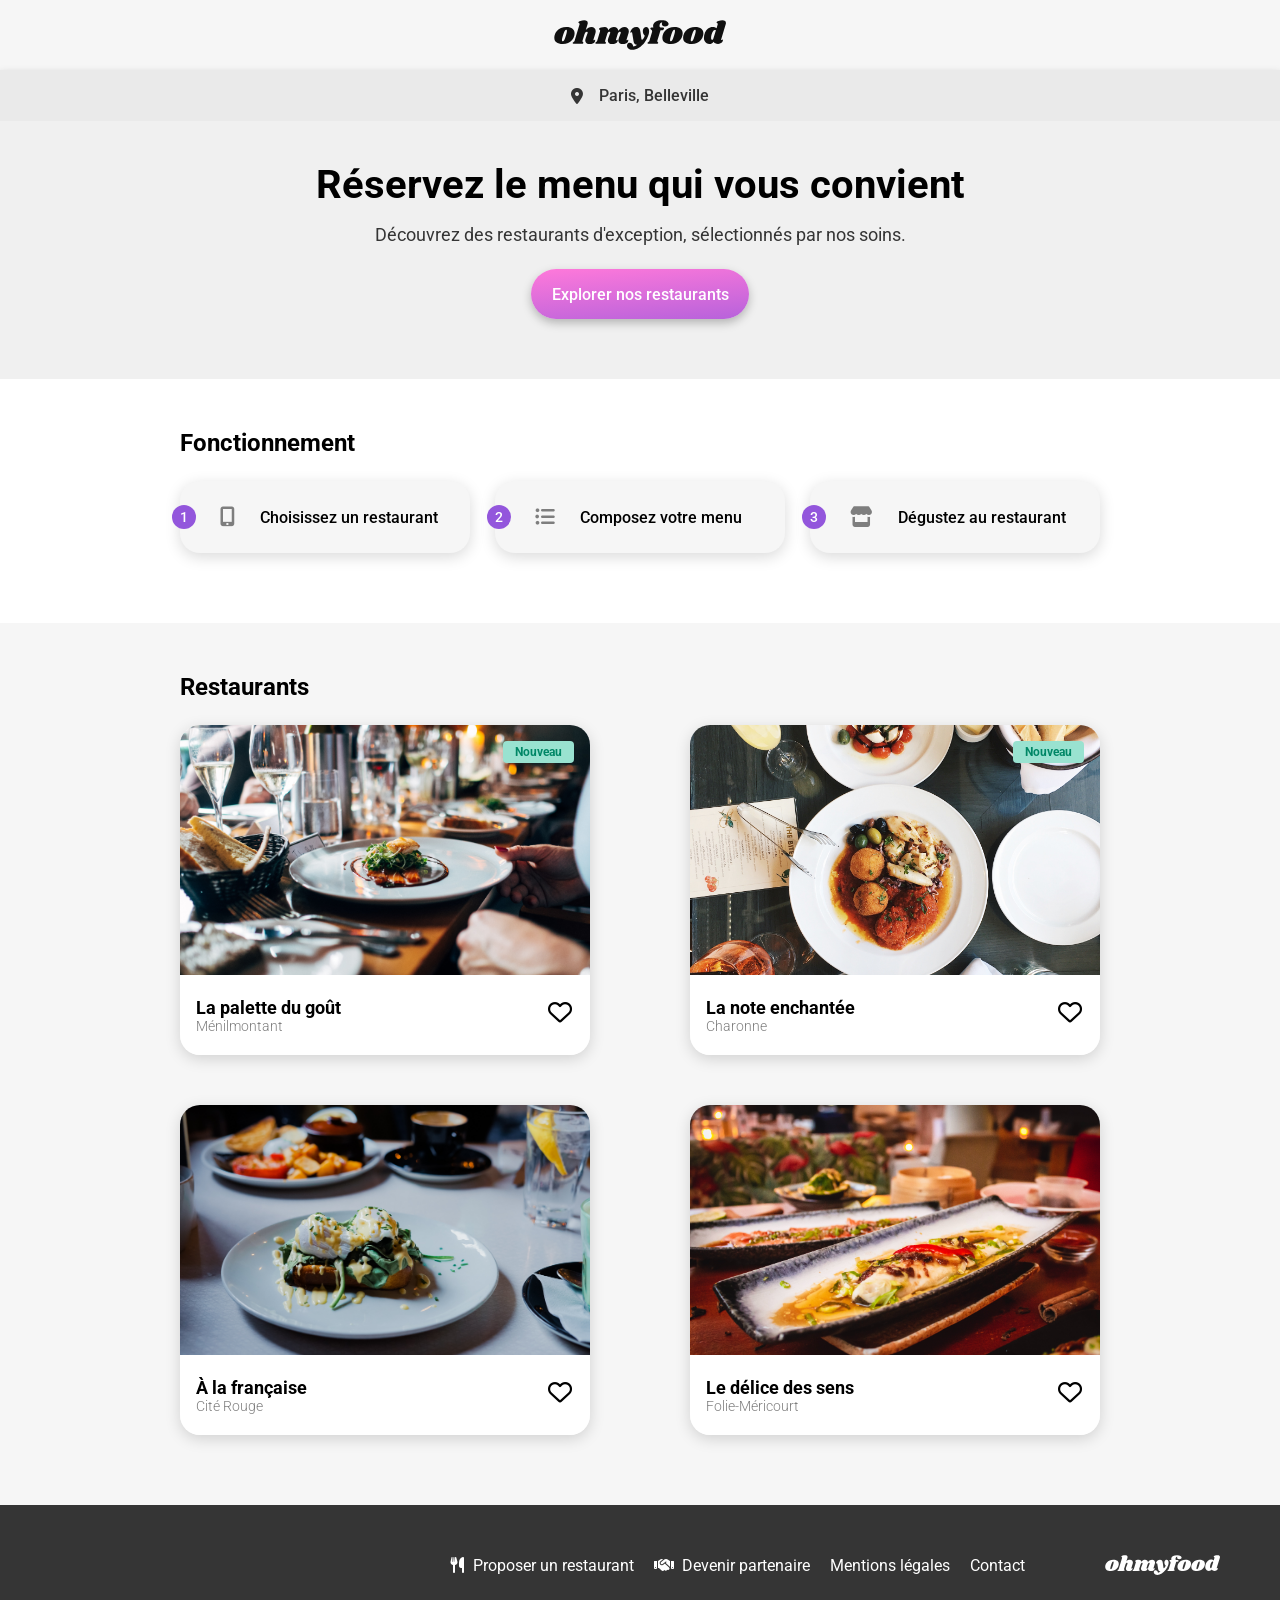
<file: index.html>
<!doctype html>
<html lang="fr">

<head>
    <meta charset="UTF-8">
    <meta name="viewport" content="width=device-width, initial-scale=1.0">
    <title>Ohmyfood - Réservez le menu qui vous convient</title>
    <link rel="preconnect" href="https://fonts.googleapis.com">
    <link rel="preconnect" href="https://fonts.gstatic.com">
    <link href="https://fonts.googleapis.com/css2?family=Roboto:wght@300;400;500;700&family=Shrikhand&display=swap" rel="stylesheet">
    <link rel="stylesheet" href="assets/css/main.css">
    <link rel="stylesheet" href="https://cdnjs.cloudflare.com/ajax/libs/font-awesome/6.5.1/css/all.min.css">
</head>

<body>

    <div class="loader">
        <div class="loader__spinner"></div>
    </div>

    <header class="header">
        <img src="assets/images/logo/ohmyfood@2x.svg" alt="ohmyfood" class="header__logo">
    </header>

    <main>
        <div class="location">
            <i class="location__icon fa-solid fa-location-dot" aria-hidden="true"></i>
            <span class="location__text">Paris, Belleville</span>
        </div>

        <section class="intro container">
            <h1 class="intro__title">Réservez le menu qui vous convient</h1>
            <p class="intro__description">
                Découvrez des restaurants d'exception, sélectionnés par nos soins.
            </p>
            
            <button type="button" class="btn-primary intro__button">
                Explorer nos restaurants
            </button>
        </section>

        <section class="how-it-works container">
            <h2 class="how-it-works__title">Fonctionnement</h2>
            <div class="how-it-works__list">
                <div class="step">
                    <span class="step__number">1</span>
                    <i class="step__icon fa-solid fa-mobile-screen-button" aria-hidden="true"></i>
                    <p class="step__text">Choisissez un restaurant</p>
                </div>

                <div class="step">
                    <span class="step__number">2</span>
                    <i class="step__icon fa-solid fa-list-ul" aria-hidden="true"></i>
                    <p class="step__text">Composez votre menu</p>
                </div>

                <div class="step">
                    <span class="step__number">3</span>
                    <i class="step__icon fa-solid fa-store" aria-hidden="true"></i>
                    <p class="step__text">Dégustez au restaurant</p>
                </div>
            </div>
        </section>

        <section class="restaurants container">
            <h2 class="restaurants__title">Restaurants</h2>
            <div class="restaurants__cards">
                <a href="pages/la-palette-du-gout.html" class="restaurant-card">
                    <article>
                        <div class="restaurant-card__image-wrapper">
                            <img src="assets/images/restaurants/la-palette-du-gout.jpg"
                                alt="Plat du restaurant La palette du goût" class="restaurant-card__image">
                            <span class="restaurant-card__badge">Nouveau</span>
                        </div>
                        <div class="restaurant-card__content">
                            <div class="restaurant-card__info">
                                <h3 class="restaurant-card__name">La palette du goût</h3>
                                <p class="restaurant-card__location">Ménilmontant</p>
                            </div>
                            <span class="restaurant-card__heart">
                                <i class="fa-regular fa-heart restaurant-card__heart-outline" aria-hidden="true"></i>
                                <i class="fa-solid fa-heart restaurant-card__heart-fill" aria-hidden="true"></i>
                            </span>
                        </div>
                    </article>
                </a>

                <a href="pages/la-note-enchantee.html" class="restaurant-card">
                    <article>
                        <div class="restaurant-card__image-wrapper">
                            <img src="assets/images/restaurants/la-note-enchantee.jpg"
                                alt="Plat du restaurant La note enchantée" class="restaurant-card__image">
                            <span class="restaurant-card__badge">Nouveau</span>
                        </div>
                        <div class="restaurant-card__content">
                            <div class="restaurant-card__info">
                                <h3 class="restaurant-card__name">La note enchantée</h3>
                                <p class="restaurant-card__location">Charonne</p>
                            </div>
                            <span class="restaurant-card__heart">
                                <i class="fa-regular fa-heart restaurant-card__heart-outline" aria-hidden="true"></i>
                                <i class="fa-solid fa-heart restaurant-card__heart-fill" aria-hidden="true"></i>
                            </span>
                        </div>
                    </article>
                </a>

                <a href="pages/a-la-francaise.html" class="restaurant-card">
                    <article>
                        <div class="restaurant-card__image-wrapper">
                            <img src="assets/images/restaurants/a-la-francaise.jpg"
                                alt="Plat du restaurant À la française" class="restaurant-card__image">
                        </div>
                        <div class="restaurant-card__content">
                            <div class="restaurant-card__info">
                                <h3 class="restaurant-card__name">À la française</h3>
                                <p class="restaurant-card__location">Cité Rouge</p>
                            </div>
                            <span class="restaurant-card__heart">
                                <i class="fa-regular fa-heart restaurant-card__heart-outline" aria-hidden="true"></i>
                                <i class="fa-solid fa-heart restaurant-card__heart-fill" aria-hidden="true"></i>
                            </span>
                        </div>
                    </article>
                </a>

                <a href="pages/le-delice-des-sens.html" class="restaurant-card">
                    <article>
                        <div class="restaurant-card__image-wrapper">
                            <img src="assets/images/restaurants/le-delice-des-sens.jpg"
                                alt="Plat du restaurant Le délice des sens" class="restaurant-card__image">
                        </div>
                        <div class="restaurant-card__content">
                            <div class="restaurant-card__info">
                                <h3 class="restaurant-card__name">Le délice des sens</h3>
                                <p class="restaurant-card__location">Folie-Méricourt</p>
                            </div>
                            <span class="restaurant-card__heart">
                                <i class="fa-regular fa-heart restaurant-card__heart-outline" aria-hidden="true"></i>
                                <i class="fa-solid fa-heart restaurant-card__heart-fill" aria-hidden="true"></i>
                            </span>
                        </div>
                    </article>
                </a>
            </div>
        </section>
    </main>
    <footer class="footer">
        <img src="assets/images/logo/ohmyfood@2x.svg" alt="ohmyfood" class="footer__logo">
        <ul class="footer__list">
            <li class="footer__item">
                <i class="fa-solid fa-utensils footer__icon" aria-hidden="true"></i>
                <a href="#" class="footer__link">Proposer un restaurant</a>
            </li>

            <li class="footer__item">
                <i class="fa-solid fa-handshake footer__icon" aria-hidden="true"></i>
                <a href="#" class="footer__link">Devenir partenaire</a>
            </li>

            <li class="footer__item">
                <a href="#" class="footer__link">Mentions légales</a>
            </li>

            <li class="footer__item">
                <a href="#" class="footer__link">Contact</a>
            </li>
        </ul>
    </footer>
</body>

</html>
</file>
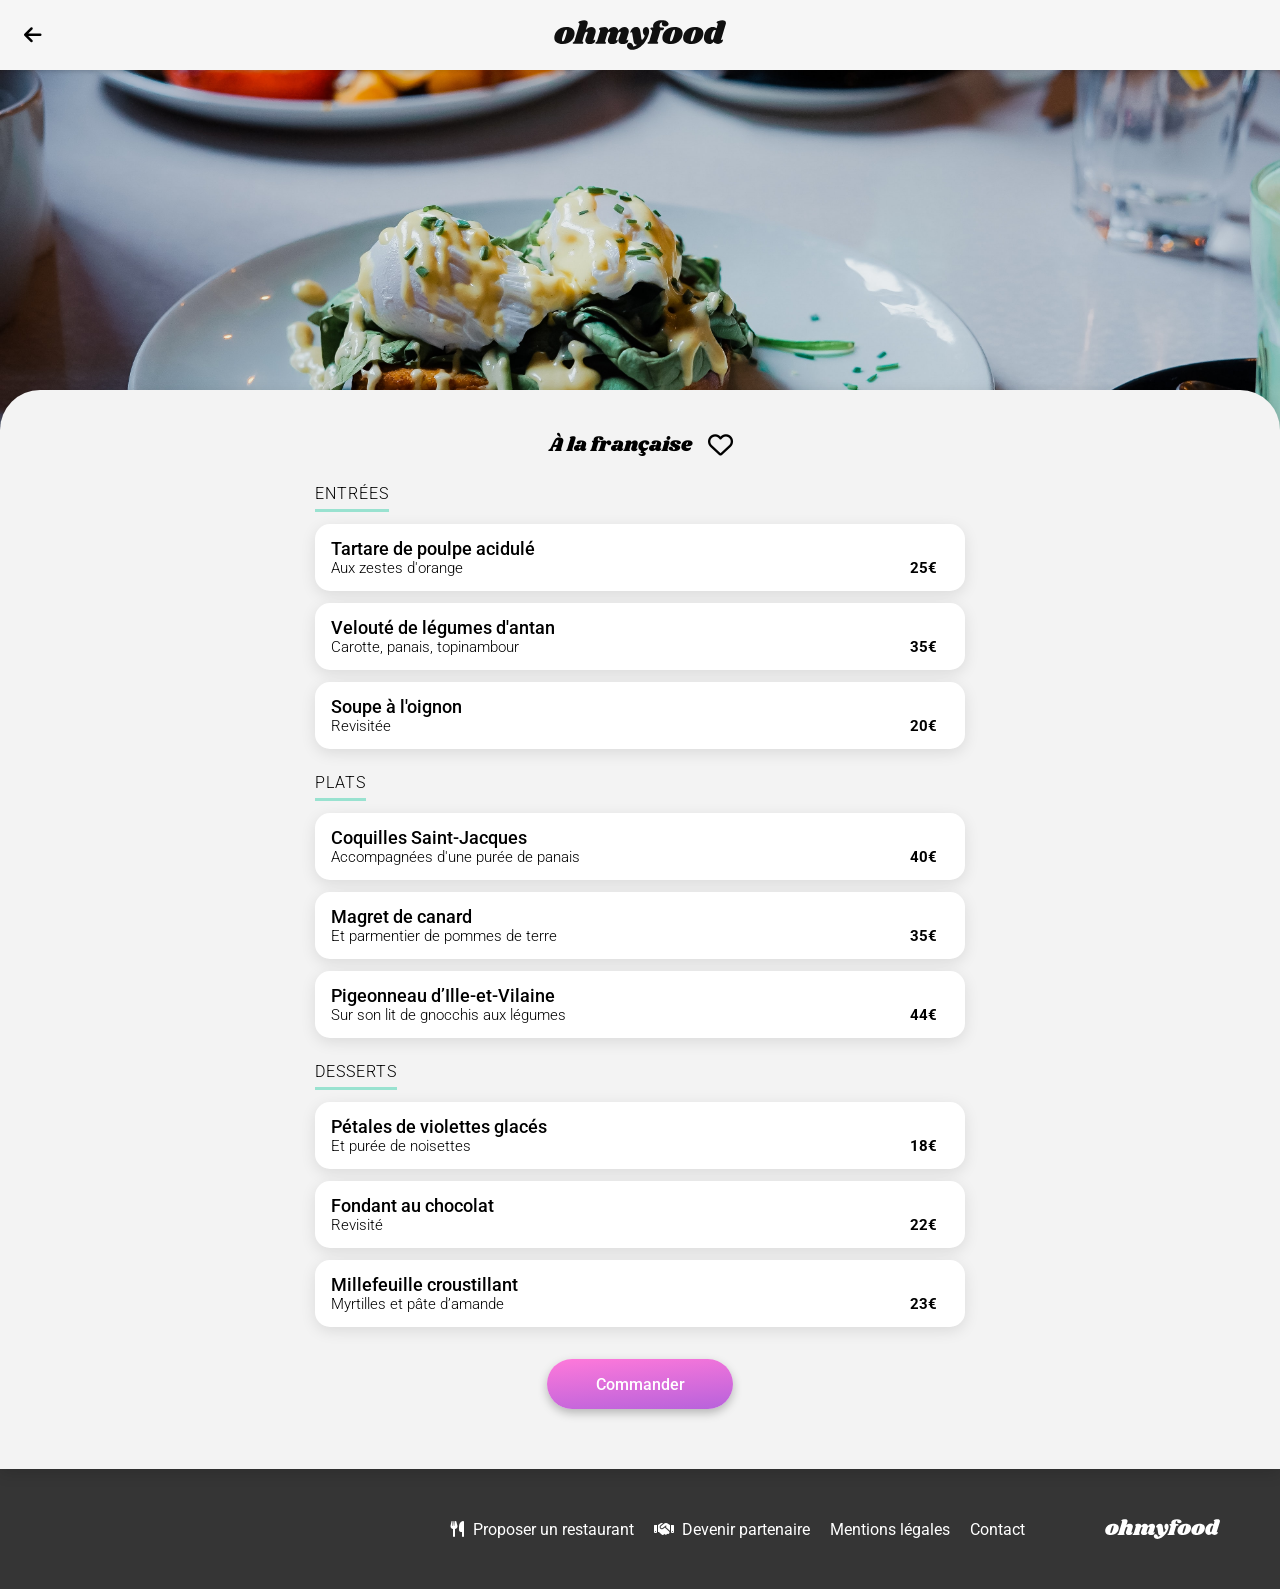
<file: pages/a-la-francaise.html>
<!doctype html>
<html lang="fr">

<head>
    <meta charset="UTF-8">
    <meta name="viewport" content="width=device-width, initial-scale=1.0">
    <title>Ohmyfood - À la française</title>
    <link rel="preconnect" href="https://fonts.googleapis.com">
    <link rel="preconnect" href="https://fonts.gstatic.com">
    <link href="https://fonts.googleapis.com/css2?family=Roboto:wght@300;400;500;700&family=Shrikhand&display=swap" rel="stylesheet">
    <link rel="stylesheet" href="../assets/css/main.css">
    <link rel="stylesheet" href="https://cdnjs.cloudflare.com/ajax/libs/font-awesome/6.5.1/css/all.min.css">
</head>

<body>
    

    <header class="header header--menu">
        <a href="../index.html" class="header__back" aria-label="Retour à l'accueil">
            <i class="fa-solid fa-arrow-left" aria-hidden="true"></i>
        </a>
        <img src="../assets/images/logo/ohmyfood@2x.svg" alt="ohmyfood" class="header__logo">
    </header>


    <main class="menu-page">
        <div class="menu-page__hero">
            <img src="../assets/images/restaurants/a-la-francaise.jpg" alt="Plat du restaurant À la française" class="menu-page__hero-image">
        </div>

        <section class="menu-card">
             <div class="menu-card__title-row">
                <h1 class="menu-card__title">À la française</h1>
                <span class="menu-card__heart" role="button" aria-label="Ajouter aux favoris" tabindex="0">
                    <i class="fa-regular fa-heart menu-card__heart-outline" aria-hidden="true"></i>
                    <i class="fa-solid fa-heart menu-card__heart-fill" aria-hidden="true"></i>
                </span>
            </div>

             <div class="menu-category">
                <h2 class="menu-category__title">Entrées</h2>
                <ul class="menu-category__list">
                    <li class="dish" tabindex="0"   >
                        <div class="dish__info">
                            <p class="dish__name">Tartare de poulpe acidulé</p>
                            <p class="dish__description">Aux zestes d'orange</p>
                        </div>
                        <span class="dish__price">25&euro;</span>
                        <div class="dish__check">
                            <i class="fa-solid fa-circle-check" aria-hidden="true"></i>
                        </div>
                    </li>
                    <li class="dish" tabindex="0">
                        <div class="dish__info">
                            <p class="dish__name">Velouté de légumes d'antan</p>
                            <p class="dish__description">Carotte, panais, topinambour</p>
                        </div>
                        <span class="dish__price">35&euro;</span>
                        <div class="dish__check">
                            <i class="fa-solid fa-circle-check" aria-hidden="true"></i>
                        </div>
                    </li>
                    <li class="dish" tabindex="0">
                        <div class="dish__info">
                            <p class="dish__name">Soupe à l'oignon</p>
                            <p class="dish__description">Revisitée</p>
                        </div>
                        <span class="dish__price">20&euro;</span>
                        <div class="dish__check">
                            <i class="fa-solid fa-circle-check" aria-hidden="true"></i>
                        </div>
                    </li>
                </ul>
            </div>

            <div class="menu-category">
                <h2 class="menu-category__title">Plats</h2>
                <ul class="menu-category__list">
                    <li class="dish" tabindex="0">
                        <div class="dish__info">
                            <p class="dish__name">Coquilles Saint-Jacques</p>
                            <p class="dish__description">Accompagnées d'une purée de panais</p>
                        </div>
                        <span class="dish__price">40&euro;</span>
                        <div class="dish__check">
                            <i class="fa-solid fa-circle-check" aria-hidden="true"></i>
                        </div>
                    </li>
                    <li class="dish" tabindex="0">
                        <div class="dish__info">
                            <p class="dish__name">Magret de canard</p>
                            <p class="dish__description">Et parmentier de pommes de terre</p>
                        </div>
                        <span class="dish__price">35&euro;</span>
                        <div class="dish__check">
                            <i class="fa-solid fa-circle-check" aria-hidden="true"></i>
                        </div>
                    </li>
                    <li class="dish" tabindex="0">
                        <div class="dish__info">
                            <p class="dish__name">Pigeonneau d’Ille-et-Vilaine</p>
                            <p class="dish__description">Sur son lit de gnocchis aux légumes</p>
                        </div>
                        <span class="dish__price">44&euro;</span>
                        <div class="dish__check">
                            <i class="fa-solid fa-circle-check" aria-hidden="true"></i>
                        </div>
                    </li>
                </ul>
            </div> 

             <div class="menu-category">
                <h2 class="menu-category__title">Desserts</h2>
                <ul class="menu-category__list">
                    <li class="dish" tabindex="0">
                        <div class="dish__info">
                            <p class="dish__name">Pétales de violettes glacés</p>
                            <p class="dish__description">Et purée de noisettes</p>
                        </div>
                        <span class="dish__price">18&euro;</span>
                        <div class="dish__check">
                            <i class="fa-solid fa-circle-check" aria-hidden="true"></i>
                        </div>
                    </li>
                    <li class="dish" tabindex="0">
                        <div class="dish__info">
                            <p class="dish__name">Fondant au chocolat</p>
                            <p class="dish__description">Revisité</p>
                        </div>
                        <span class="dish__price">22&euro;</span>
                        <div class="dish__check">
                            <i class="fa-solid fa-circle-check" aria-hidden="true"></i>
                        </div>
                    </li>
                    <li class="dish" tabindex="0"   >
                        <div class="dish__info">
                            <p class="dish__name">Millefeuille croustillant</p>
                            <p class="dish__description">Myrtilles et pâte d’amande</p>
                        </div>
                        <span class="dish__price">23&euro;</span>
                        <div class="dish__check">
                            <i class="fa-solid fa-circle-check" aria-hidden="true"></i>
                        </div>
                    </li>
                </ul>
            </div>
 
            <button type="button" class="btn-primary menu__button">Commander</button>
        </section>
    </main>

    <footer class="footer">
        <img src="../assets/images/logo/ohmyfood@2x.svg" alt="ohmyfood" class="footer__logo">
        <ul class="footer__list">
            <li class="footer__item">
                <i class="fa-solid fa-utensils footer__icon" aria-hidden="true"></i>
                <a href="#" class="footer__link">Proposer un restaurant</a>
            </li>
 
            <li class="footer__item">
                <i class="fa-solid fa-handshake footer__icon" aria-hidden="true"></i>
                <a href="#" class="footer__link">Devenir partenaire</a>
            </li>
 
            <li class="footer__item">
                <a href="#" class="footer__link">Mentions légales</a>
            </li>
 
            <li class="footer__item">
                <a href="#" class="footer__link">Contact</a>
            </li>
        </ul>
    </footer>
</body>

</html>
</file>
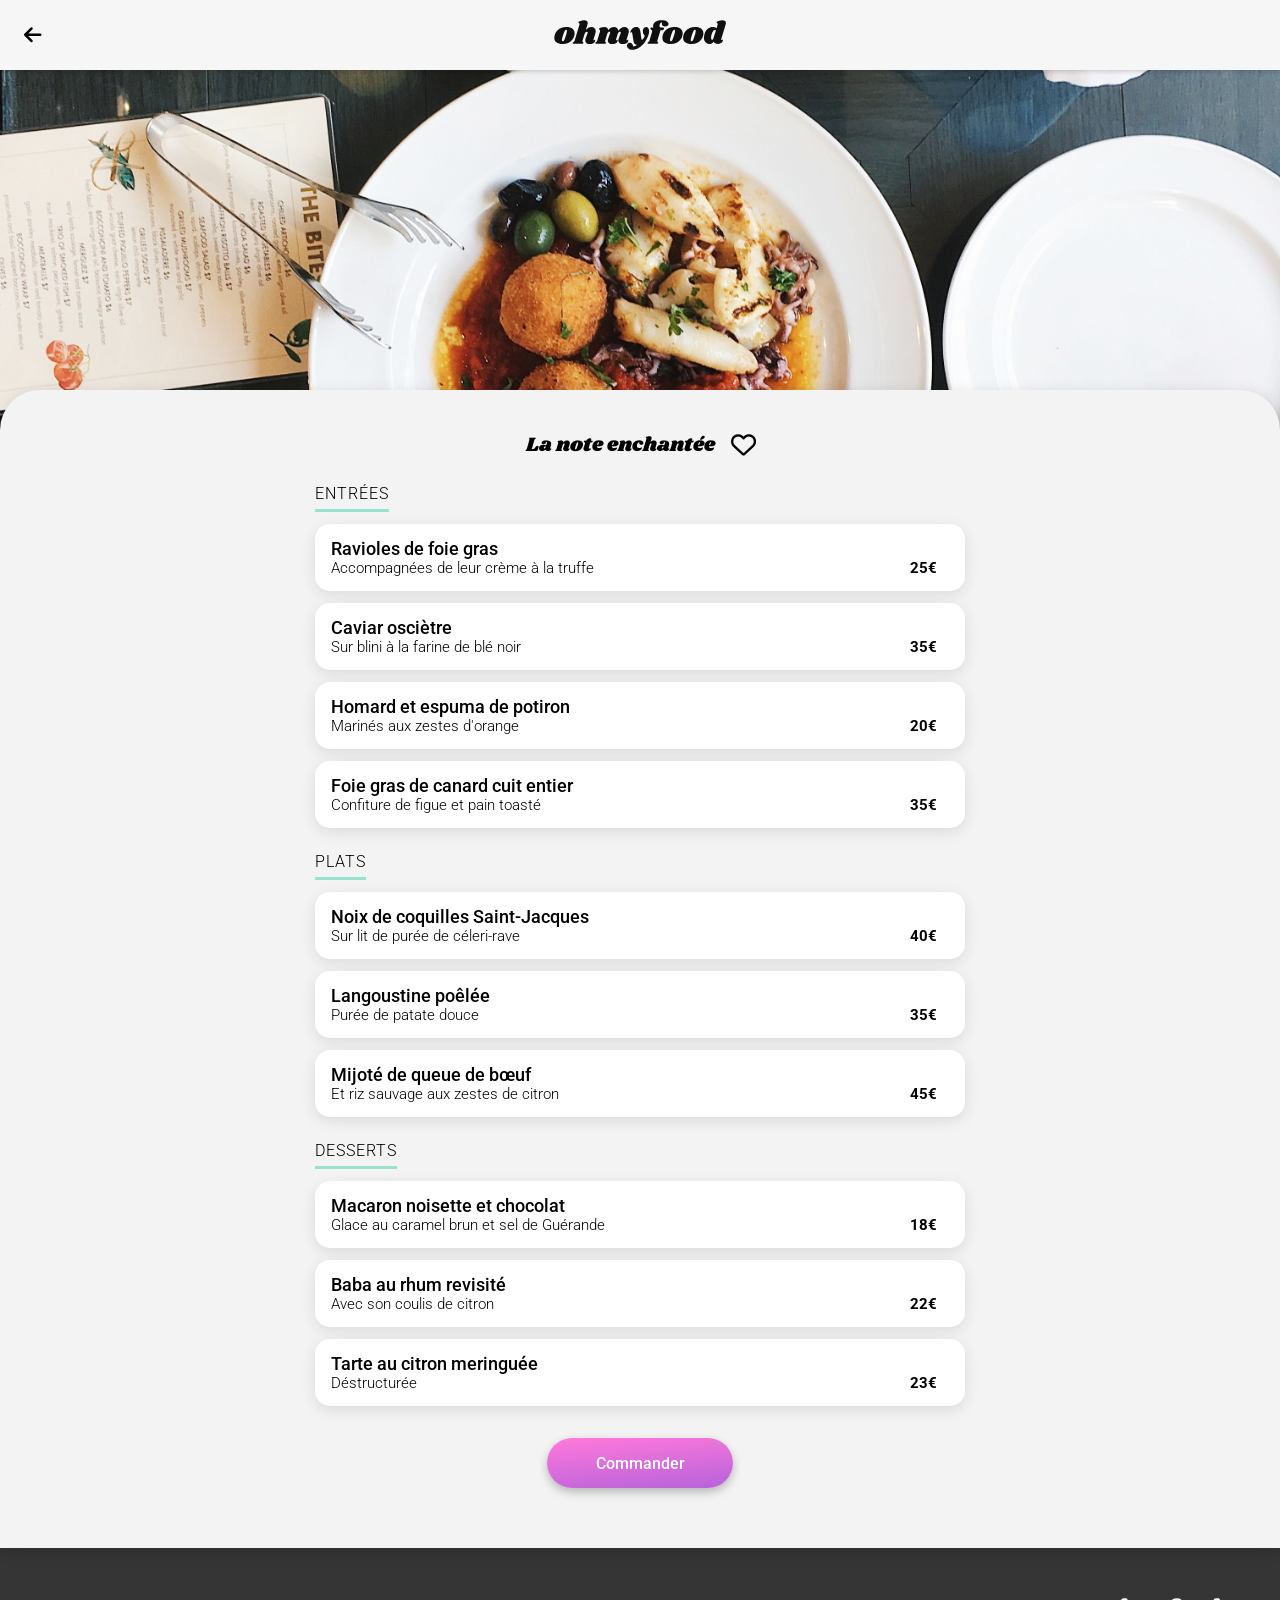
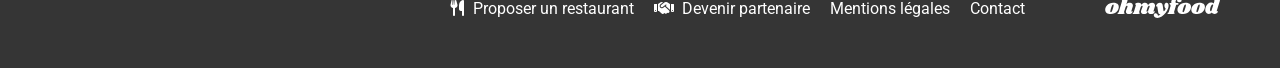
<file: pages/la-note-enchantee.html>
<!doctype html>
<html lang="fr">

<head>
    <meta charset="UTF-8">
    <meta name="viewport" content="width=device-width, initial-scale=1.0">
    <title>Ohmyfood - La note enchantée</title>
    <link rel="preconnect" href="https://fonts.googleapis.com">
    <link rel="preconnect" href="https://fonts.gstatic.com">
    <link href="https://fonts.googleapis.com/css2?family=Roboto:wght@300;400;500;700&family=Shrikhand&display=swap" rel="stylesheet">
    <link rel="stylesheet" href="../assets/css/main.css">
    <link rel="stylesheet" href="https://cdnjs.cloudflare.com/ajax/libs/font-awesome/6.5.1/css/all.min.css">
</head>

<body>
    

    <header class="header header--menu">
        <a href="../index.html" class="header__back" aria-label="Retour à l'accueil">
            <i class="fa-solid fa-arrow-left" aria-hidden="true"></i>
        </a>
        <img src="../assets/images/logo/ohmyfood@2x.svg" alt="ohmyfood" class="header__logo">
    </header>


    <main class="menu-page">
        <div class="menu-page__hero">
            <img src="../assets/images/restaurants/la-note-enchantee.jpg" alt="Plat du restaurant La note enchantée" class="menu-page__hero-image">
        </div>

        <section class="menu-card">
             <div class="menu-card__title-row">
                <h1 class="menu-card__title">La note enchantée</h1>
                <span class="menu-card__heart" role="button" aria-label="Ajouter aux favoris" tabindex="0">
                    <i class="fa-regular fa-heart menu-card__heart-outline" aria-hidden="true"></i>
                    <i class="fa-solid fa-heart menu-card__heart-fill" aria-hidden="true"></i>
                </span>
            </div>

             <div class="menu-category">
                <h2 class="menu-category__title">Entrées</h2>
                <ul class="menu-category__list">
                    <li class="dish" tabindex="0">
                        <div class="dish__info">
                            <p class="dish__name">Ravioles de foie gras</p>
                            <p class="dish__description">Accompagnées de leur crème à la truffe</p>
                        </div>
                        <span class="dish__price">25&euro;</span>
                        <div class="dish__check">
                            <i class="fa-solid fa-circle-check" aria-hidden="true"></i>
                        </div>
                    </li>
                    <li class="dish" tabindex="0">
                        <div class="dish__info">
                            <p class="dish__name">Caviar osciètre</p>
                            <p class="dish__description">Sur blini à la farine de blé noir</p>
                        </div>
                        <span class="dish__price">35&euro;</span>
                        <div class="dish__check">
                            <i class="fa-solid fa-circle-check" aria-hidden="true"></i>
                        </div>
                    </li>
                    <li class="dish" tabindex="0">
                        <div class="dish__info">
                            <p class="dish__name">Homard et espuma de potiron</p>
                            <p class="dish__description">Marinés aux zestes d'orange</p>
                        </div>
                        <span class="dish__price">20&euro;</span>
                        <div class="dish__check">
                            <i class="fa-solid fa-circle-check" aria-hidden="true"></i>
                        </div>
                    </li>
                    <li class="dish" tabindex="0">
                        <div class="dish__info">
                            <p class="dish__name">Foie gras de canard cuit entier</p>
                            <p class="dish__description">Confiture de figue et pain toasté</p>
                        </div>
                        <span class="dish__price">35&euro;</span>
                        <div class="dish__check">
                            <i class="fa-solid fa-circle-check" aria-hidden="true"></i>
                        </div>
                    </li>
                </ul>
            </div>

            <div class="menu-category">
                <h2 class="menu-category__title">Plats</h2>
                <ul class="menu-category__list">
                    <li class="dish" tabindex="0">
                        <div class="dish__info">
                            <p class="dish__name">Noix de coquilles Saint-Jacques</p>
                            <p class="dish__description">Sur lit de purée de céleri-rave</p>
                        </div>
                        <span class="dish__price">40&euro;</span>
                        <div class="dish__check">
                            <i class="fa-solid fa-circle-check" aria-hidden="true"></i>
                        </div>
                    </li>
                    <li class="dish" tabindex="0">
                        <div class="dish__info">
                            <p class="dish__name">Langoustine poêlée</p>
                            <p class="dish__description">Purée de patate douce</p>
                        </div>
                        <span class="dish__price">35&euro;</span>
                        <div class="dish__check">
                            <i class="fa-solid fa-circle-check" aria-hidden="true"></i>
                        </div>
                    </li>
                    <li class="dish" tabindex="0">
                        <div class="dish__info">
                            <p class="dish__name">Mijoté de queue de bœuf</p>
                            <p class="dish__description">Et riz sauvage aux zestes de citron</p>
                        </div>
                        <span class="dish__price">45&euro;</span>
                        <div class="dish__check">
                            <i class="fa-solid fa-circle-check" aria-hidden="true"></i>
                        </div>
                    </li>
                </ul>
            </div> 

             <div class="menu-category">
                <h2 class="menu-category__title">Desserts</h2>
                <ul class="menu-category__list">
                    <li class="dish" tabindex="0">
                        <div class="dish__info">
                            <p class="dish__name">Macaron noisette et chocolat</p>
                            <p class="dish__description">Glace au caramel brun et sel de Guérande</p>
                        </div>
                        <span class="dish__price">18&euro;</span>
                        <div class="dish__check">
                            <i class="fa-solid fa-circle-check" aria-hidden="true"></i>
                        </div>
                    </li>
                    <li class="dish" tabindex="0">
                        <div class="dish__info">
                            <p class="dish__name">Baba au rhum revisité</p>
                            <p class="dish__description">Avec son coulis de citron</p>
                        </div>
                        <span class="dish__price">22&euro;</span>
                        <div class="dish__check">
                            <i class="fa-solid fa-circle-check" aria-hidden="true"></i>
                        </div>
                    </li>
                    <li class="dish" tabindex="0">
                        <div class="dish__info">
                            <p class="dish__name">Tarte au citron meringuée</p>
                            <p class="dish__description">Déstructurée</p>
                        </div>
                        <span class="dish__price">23&euro;</span>
                        <div class="dish__check">
                            <i class="fa-solid fa-circle-check" aria-hidden="true"></i>
                        </div>
                    </li>
                </ul>
            </div>
 
            <button type="button" class="btn-primary menu__button">Commander</button>
        </section>
    </main>

    <footer class="footer">
        <img src="../assets/images/logo/ohmyfood@2x.svg" alt="ohmyfood" class="footer__logo">
        <ul class="footer__list">
            <li class="footer__item">
                <i class="fa-solid fa-utensils footer__icon" aria-hidden="true"></i>
                <a href="#" class="footer__link">Proposer un restaurant</a>
            </li>
 
            <li class="footer__item">
                <i class="fa-solid fa-handshake footer__icon" aria-hidden="true"></i>
                <a href="#" class="footer__link">Devenir partenaire</a>
            </li>
 
            <li class="footer__item">
                <a href="#" class="footer__link">Mentions légales</a>
            </li>
 
            <li class="footer__item">
                <a href="#" class="footer__link">Contact</a>
            </li>
        </ul>
    </footer>
</body>

</html>
</file>
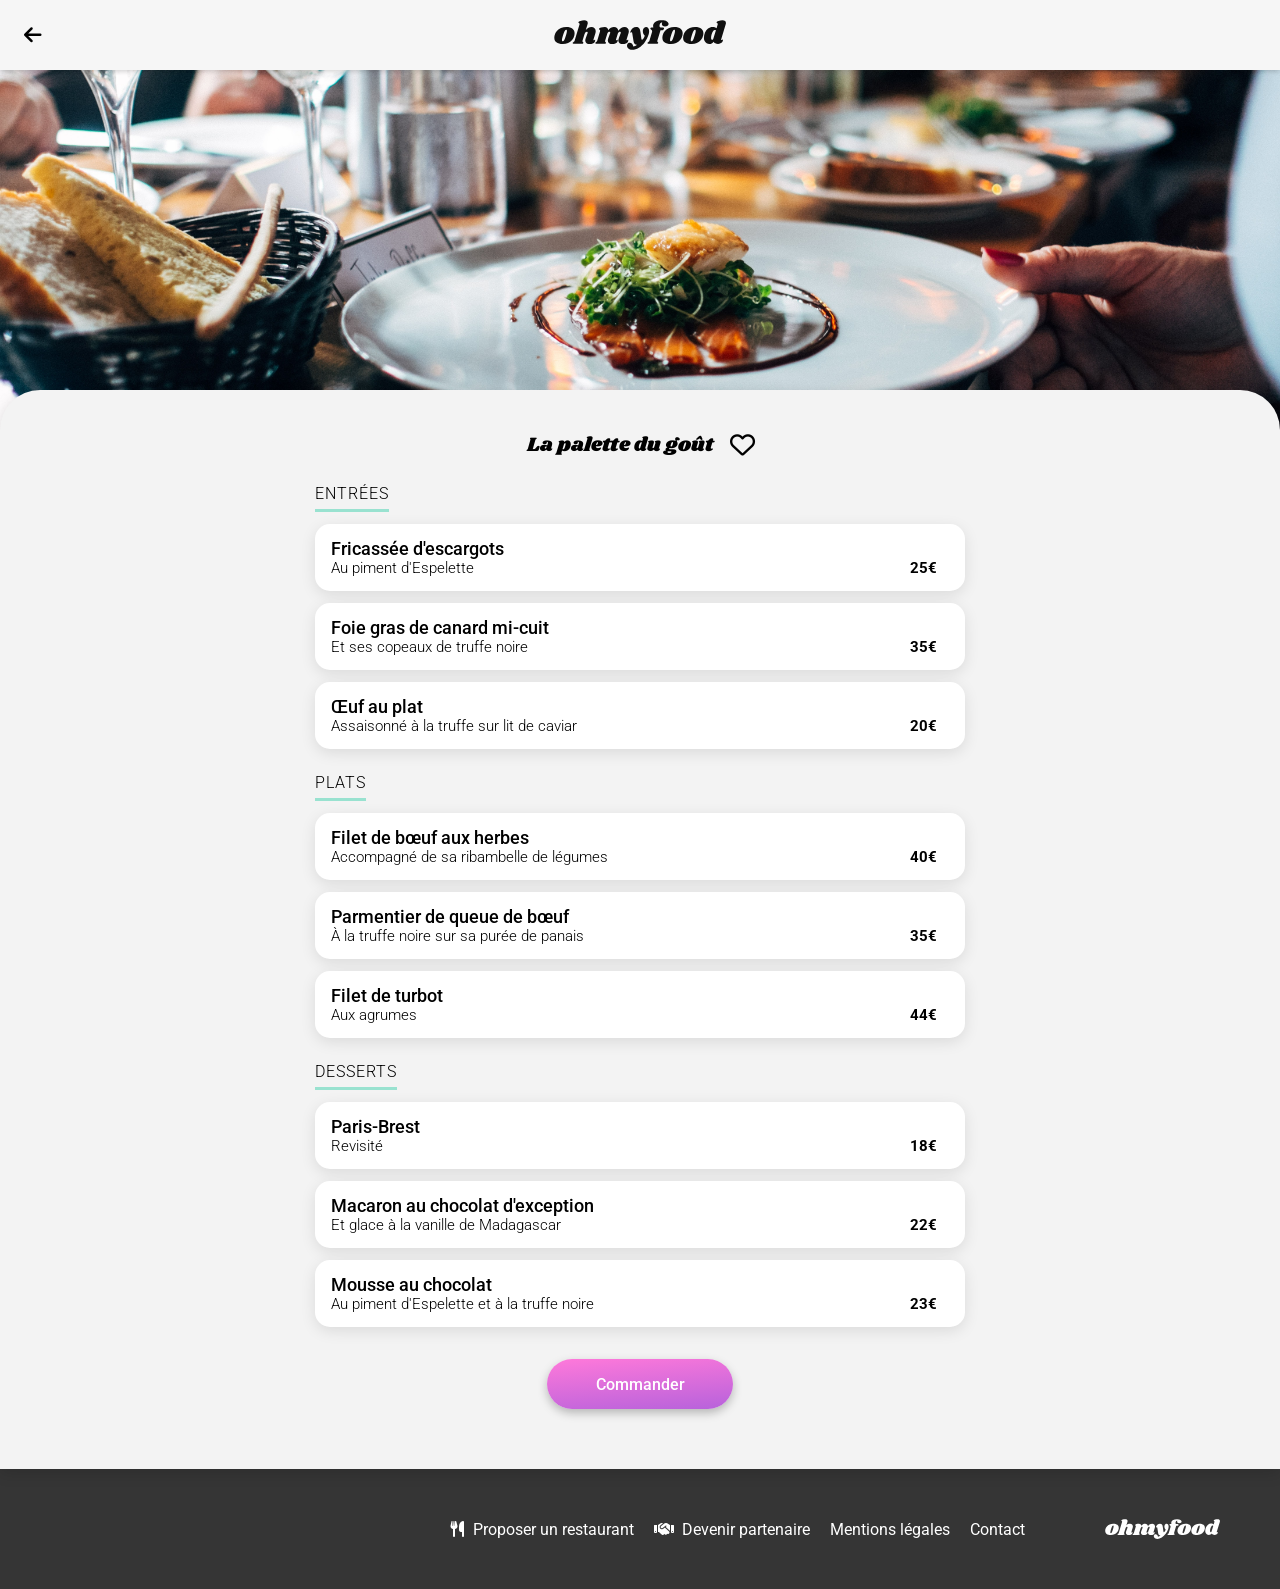
<file: pages/la-palette-du-gout.html>
<!doctype html>
<html lang="fr">

<head>
    <meta charset="UTF-8">
    <meta name="viewport" content="width=device-width, initial-scale=1.0">
    <title>Ohmyfood - La palette du goût</title>
    <link rel="preconnect" href="https://fonts.googleapis.com">
    <link rel="preconnect" href="https://fonts.gstatic.com">
    <link href="https://fonts.googleapis.com/css2?family=Roboto:wght@300;400;500;700&family=Shrikhand&display=swap" rel="stylesheet">
    <link rel="stylesheet" href="../assets/css/main.css">
    <link rel="stylesheet" href="https://cdnjs.cloudflare.com/ajax/libs/font-awesome/6.5.1/css/all.min.css">
</head>

<body>
    

    <header class="header header--menu">
        <a href="../index.html" class="header__back" aria-label="Retour à l'accueil">
            <i class="fa-solid fa-arrow-left" aria-hidden="true"></i>
        </a>
        <img src="../assets/images/logo/ohmyfood@2x.svg" alt="ohmyfood" class="header__logo">
    </header>


    <main class="menu-page">
        <div class="menu-page__hero">
            <img src="../assets/images/restaurants/la-palette-du-gout.jpg" alt="Plat du restaurant La palette du goût" class="menu-page__hero-image">
        </div>

        <section class="menu-card">
             <div class="menu-card__title-row">
                <h1 class="menu-card__title">La palette du goût</h1>
                <span class="menu-card__heart" role="button" aria-label="Ajouter aux favoris" tabindex="0">
                    <i class="fa-regular fa-heart menu-card__heart-outline" aria-hidden="true"></i>
                    <i class="fa-solid fa-heart menu-card__heart-fill" aria-hidden="true"></i>
                </span>
            </div>

             <div class="menu-category">
                <h2 class="menu-category__title">Entrées</h2>
                <ul class="menu-category__list">
                    <li class="dish" tabindex="0">
                        <div class="dish__info">
                            <p class="dish__name">Fricassée d'escargots</p>
                            <p class="dish__description">Au piment d'Espelette</p>
                        </div>
                        <span class="dish__price">25&euro;</span>
                        <div class="dish__check">
                            <i class="fa-solid fa-circle-check" aria-hidden="true"></i>
                        </div>
                    </li>
                    <li class="dish" tabindex="0">
                        <div class="dish__info">
                            <p class="dish__name">Foie gras de canard mi-cuit</p>
                            <p class="dish__description">Et ses copeaux de truffe noire</p>
                        </div>
                        <span class="dish__price">35&euro;</span>
                        <div class="dish__check">
                            <i class="fa-solid fa-circle-check" aria-hidden="true"></i>
                        </div>
                    </li>
                    <li class="dish" tabindex="0">
                        <div class="dish__info">
                            <p class="dish__name">Œuf au plat</p>
                            <p class="dish__description">Assaisonné à la truffe sur lit de caviar</p>
                        </div>
                        <span class="dish__price">20&euro;</span>
                        <div class="dish__check">
                            <i class="fa-solid fa-circle-check" aria-hidden="true"></i>
                        </div>
                    </li>
                </ul>
            </div>

            <div class="menu-category">
                <h2 class="menu-category__title">Plats</h2>
                <ul class="menu-category__list">
                    <li class="dish" tabindex="0">
                        <div class="dish__info">
                            <p class="dish__name">Filet de bœuf aux herbes</p>
                            <p class="dish__description">Accompagné de sa ribambelle de légumes</p>
                        </div>
                        <span class="dish__price">40&euro;</span>
                        <div class="dish__check">
                            <i class="fa-solid fa-circle-check" aria-hidden="true"></i>
                        </div>
                    </li>
                    <li class="dish" tabindex="0">
                        <div class="dish__info">
                            <p class="dish__name">Parmentier de queue de bœuf</p>
                            <p class="dish__description">À la truffe noire sur sa purée de panais</p>
                        </div>
                        <span class="dish__price">35&euro;</span>
                        <div class="dish__check">
                            <i class="fa-solid fa-circle-check" aria-hidden="true"></i>
                        </div>
                    </li>
                    <li class="dish" tabindex="0">
                        <div class="dish__info">
                            <p class="dish__name">Filet de turbot</p>
                            <p class="dish__description">Aux agrumes</p>
                        </div>
                        <span class="dish__price">44&euro;</span>
                        <div class="dish__check">
                            <i class="fa-solid fa-circle-check" aria-hidden="true"></i>
                        </div>
                    </li>
                </ul>
            </div> 

             <div class="menu-category">
                <h2 class="menu-category__title">Desserts</h2>
                <ul class="menu-category__list">
                    <li class="dish" tabindex="0">
                        <div class="dish__info">
                            <p class="dish__name">Paris-Brest</p>
                            <p class="dish__description">Revisité</p>
                        </div>
                        <span class="dish__price">18&euro;</span>
                        <div class="dish__check">
                            <i class="fa-solid fa-circle-check" aria-hidden="true"></i>
                        </div>
                    </li>
                    <li class="dish" tabindex="0">
                        <div class="dish__info">
                            <p class="dish__name">Macaron au chocolat d'exception</p>
                            <p class="dish__description">Et glace à la vanille de Madagascar</p>
                        </div>
                        <span class="dish__price">22&euro;</span>
                        <div class="dish__check">
                            <i class="fa-solid fa-circle-check" aria-hidden="true"></i>
                        </div>
                    </li>
                    <li class="dish" tabindex="0">
                        <div class="dish__info">
                            <p class="dish__name">Mousse au chocolat</p>
                            <p class="dish__description">Au piment d'Espelette et à la truffe noire</p>
                        </div>
                        <span class="dish__price">23&euro;</span>
                        <div class="dish__check">
                            <i class="fa-solid fa-circle-check" aria-hidden="true"></i>
                        </div>
                    </li>
                </ul>
            </div>
 
            <button type="button" class="btn-primary menu__button">Commander</button>
        </section>
    </main>

    <footer class="footer">
        <img src="../assets/images/logo/ohmyfood@2x.svg" alt="ohmyfood" class="footer__logo">
        <ul class="footer__list">
            <li class="footer__item">
                <i class="fa-solid fa-utensils footer__icon" aria-hidden="true"></i>
                <a href="#" class="footer__link">Proposer un restaurant</a>
            </li>
 
            <li class="footer__item">
                <i class="fa-solid fa-handshake footer__icon" aria-hidden="true"></i>
                <a href="#" class="footer__link">Devenir partenaire</a>
            </li>
 
            <li class="footer__item">
                <a href="#" class="footer__link">Mentions légales</a>
            </li>
 
            <li class="footer__item">
                <a href="#" class="footer__link">Contact</a>
            </li>
        </ul>
    </footer>
</body>

</html>
</file>
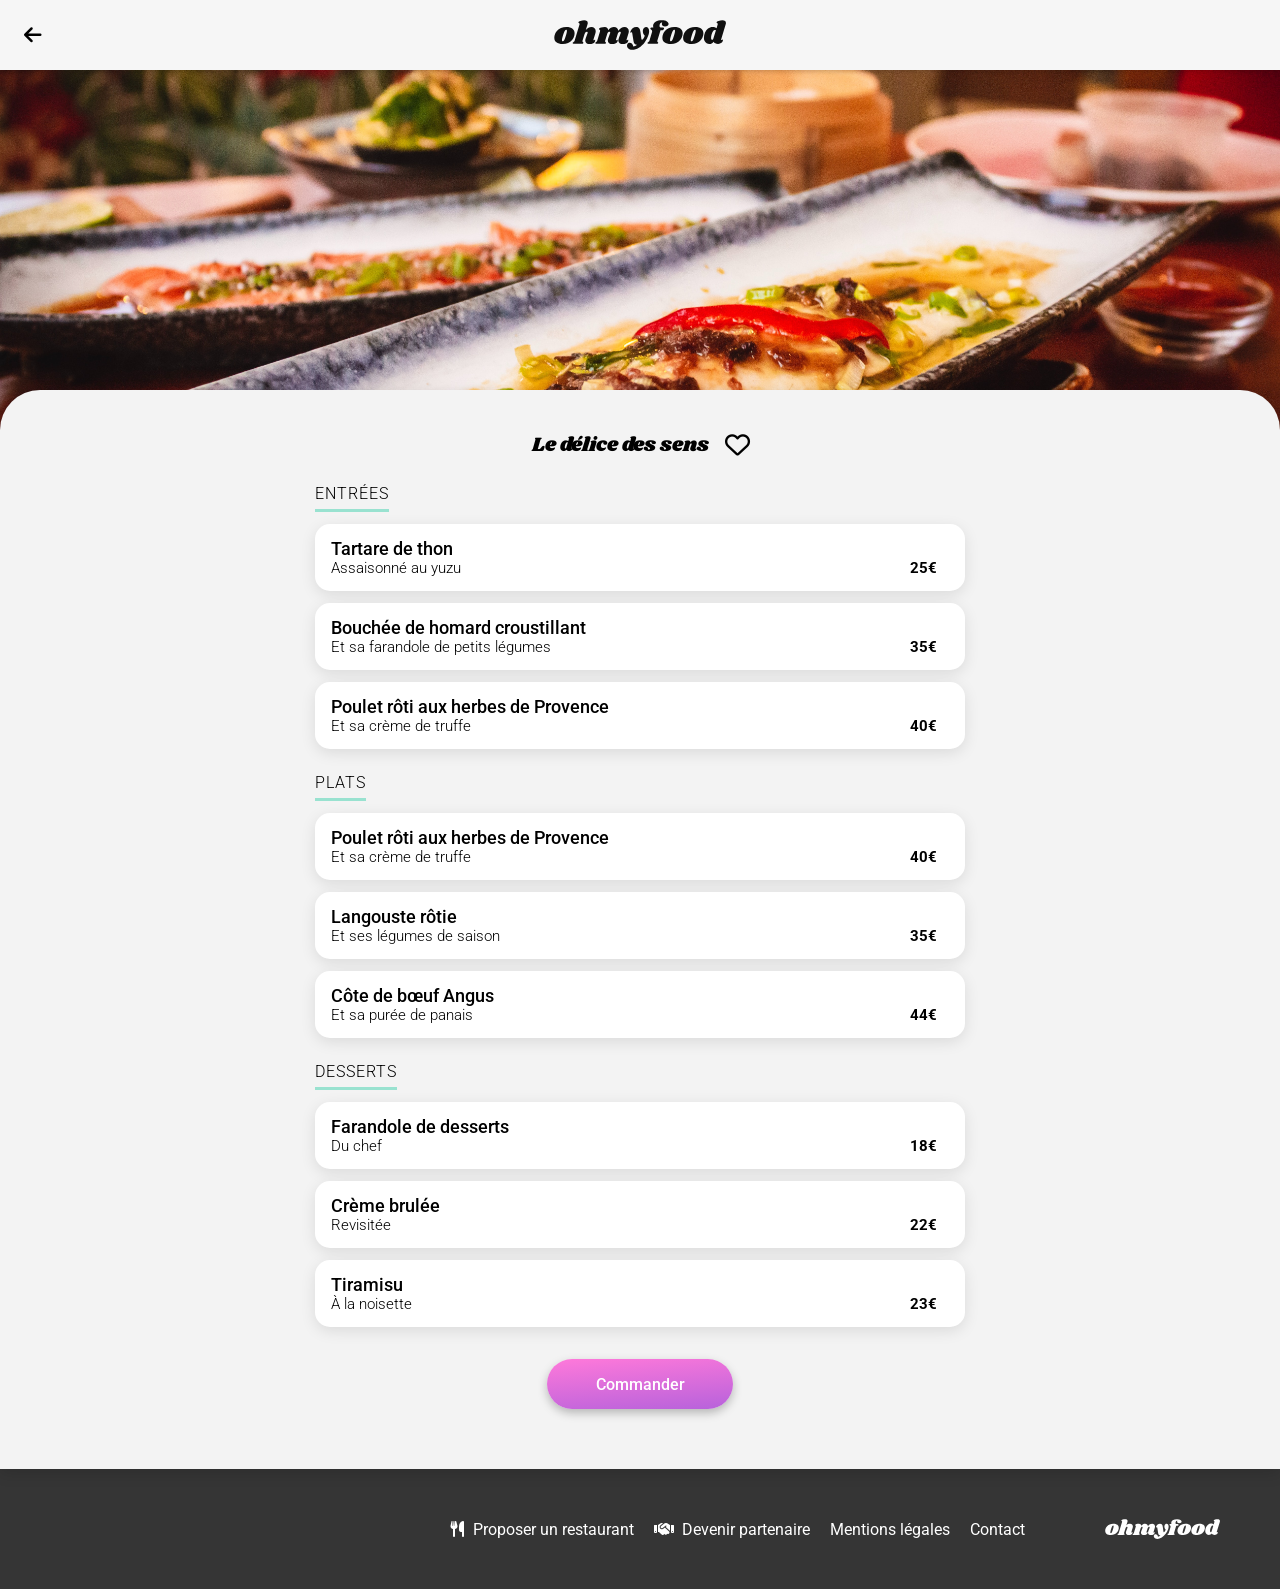
<file: pages/le-delice-des-sens.html>
<!doctype html>
<html lang="fr">

<head>
    <meta charset="UTF-8">
    <meta name="viewport" content="width=device-width, initial-scale=1.0">
    <title>Ohmyfood - Le délice des sens</title>
    <link rel="preconnect" href="https://fonts.googleapis.com">
    <link rel="preconnect" href="https://fonts.gstatic.com">
    <link href="https://fonts.googleapis.com/css2?family=Roboto:wght@300;400;500;700&family=Shrikhand&display=swap" rel="stylesheet">
    <link rel="stylesheet" href="../assets/css/main.css">
    <link rel="stylesheet" href="https://cdnjs.cloudflare.com/ajax/libs/font-awesome/6.5.1/css/all.min.css">
</head>

<body>
    

    <header class="header header--menu">
        <a href="../index.html" class="header__back" aria-label="Retour à l'accueil">
            <i class="fa-solid fa-arrow-left" aria-hidden="true"></i>
        </a>
        <img src="../assets/images/logo/ohmyfood@2x.svg" alt="ohmyfood" class="header__logo">
    </header>


    <main class="menu-page">
        <div class="menu-page__hero">
            <img src="../assets/images/restaurants/le-delice-des-sens.jpg" alt="Plat du restaurant Le délice des sens" class="menu-page__hero-image">
        </div>

        <section class="menu-card">
             <div class="menu-card__title-row">
                <h1 class="menu-card__title">Le délice des sens</h1>
                <span class="menu-card__heart" role="button" aria-label="Ajouter aux favoris" tabindex="0">
                    <i class="fa-regular fa-heart menu-card__heart-outline" aria-hidden="true"></i>
                    <i class="fa-solid fa-heart menu-card__heart-fill" aria-hidden="true"></i>
                </span>
            </div>

             <div class="menu-category">
                <h2 class="menu-category__title">Entrées</h2>
                <ul class="menu-category__list">
                    <li class="dish" tabindex="0">
                        <div class="dish__info">
                            <p class="dish__name">Tartare de thon</p>
                            <p class="dish__description">Assaisonné au yuzu</p>
                        </div>
                        <span class="dish__price">25&euro;</span>
                        <div class="dish__check">
                            <i class="fa-solid fa-circle-check" aria-hidden="true"></i>
                        </div>
                    </li>
                    <li class="dish" tabindex="0">
                        <div class="dish__info">
                            <p class="dish__name">Bouchée de homard croustillant</p>
                            <p class="dish__description">Et sa farandole de petits légumes</p>
                        </div>
                        <span class="dish__price">35&euro;</span>
                        <div class="dish__check">
                            <i class="fa-solid fa-circle-check" aria-hidden="true"></i>
                        </div>
                    </li>
                    <li class="dish" tabindex="0">
                        <div class="dish__info">
                            <p class="dish__name">Poulet rôti aux herbes de Provence</p>
                            <p class="dish__description">Et sa crème de truffe</p>
                        </div>
                        <span class="dish__price">40&euro;</span>
                        <div class="dish__check">
                            <i class="fa-solid fa-circle-check" aria-hidden="true"></i>
                        </div>
                    </li>
                </ul>
            </div>

            <div class="menu-category">
                <h2 class="menu-category__title">Plats</h2>
                <ul class="menu-category__list">
                    <li class="dish" tabindex="0">
                        <div class="dish__info">
                            <p class="dish__name">Poulet rôti aux herbes de Provence</p>
                            <p class="dish__description">Et sa crème de truffe</p>
                        </div>
                        <span class="dish__price">40&euro;</span>
                        <div class="dish__check">
                            <i class="fa-solid fa-circle-check" aria-hidden="true"></i>
                        </div>
                    </li>
                    <li class="dish" tabindex="0">
                        <div class="dish__info">
                            <p class="dish__name">Langouste rôtie</p>
                            <p class="dish__description">Et ses légumes de saison</p>
                        </div>
                        <span class="dish__price">35&euro;</span>
                        <div class="dish__check">
                            <i class="fa-solid fa-circle-check" aria-hidden="true"></i>
                        </div>
                    </li>
                    <li class="dish" tabindex="0">
                        <div class="dish__info">
                            <p class="dish__name">Côte de bœuf Angus</p>
                            <p class="dish__description">Et sa purée de panais</p>
                        </div>
                        <span class="dish__price">44&euro;</span>
                        <div class="dish__check">
                            <i class="fa-solid fa-circle-check" aria-hidden="true"></i>
                        </div>
                    </li>
                </ul>
            </div> 

             <div class="menu-category">
                <h2 class="menu-category__title">Desserts</h2>
                <ul class="menu-category__list">
                    <li class="dish" tabindex="0">
                        <div class="dish__info">
                            <p class="dish__name">Farandole de desserts</p>
                            <p class="dish__description">Du chef</p>
                        </div>
                        <span class="dish__price">18&euro;</span>
                        <div class="dish__check">
                            <i class="fa-solid fa-circle-check" aria-hidden="true"></i>
                        </div>
                    </li>
                    <li class="dish" tabindex="0">
                        <div class="dish__info">
                            <p class="dish__name">Crème brulée</p>
                            <p class="dish__description">Revisitée</p>
                        </div>
                        <span class="dish__price">22&euro;</span>
                        <div class="dish__check">
                            <i class="fa-solid fa-circle-check" aria-hidden="true"></i>
                        </div>
                    </li>
                    <li class="dish" tabindex="0"           >
                        <div class="dish__info">
                            <p class="dish__name">Tiramisu</p>
                            <p class="dish__description">À la noisette</p>
                        </div>
                        <span class="dish__price">23&euro;</span>
                        <div class="dish__check">
                            <i class="fa-solid fa-circle-check" aria-hidden="true"></i>
                        </div>
                    </li>
                </ul>
            </div>
 
            <button type="button" class="btn-primary menu__button">Commander</button>
        </section>
    </main>

    <footer class="footer">
        <img src="../assets/images/logo/ohmyfood@2x.svg" alt="ohmyfood" class="footer__logo">
        <ul class="footer__list">
            <li class="footer__item">
                <i class="fa-solid fa-utensils footer__icon" aria-hidden="true"></i>
                <a href="#" class="footer__link">Proposer un restaurant</a>
            </li>
 
            <li class="footer__item">
                <i class="fa-solid fa-handshake footer__icon" aria-hidden="true"></i>
                <a href="#" class="footer__link">Devenir partenaire</a>
            </li>
 
            <li class="footer__item">
                <a href="#" class="footer__link">Mentions légales</a>
            </li>
 
            <li class="footer__item">
                <a href="#" class="footer__link">Contact</a>
            </li>
        </ul>
    </footer>
</body>

</html>
</file>
<file: assets/css/main.css>
.loader {
  position: fixed;
  top: 0;
  left: 0;
  width: 100%;
  height: 100%;
  display: flex;
  align-items: center;
  justify-content: center;
  background-color: #FFFFFF;
  z-index: 999;
  animation: fade-out 0.3s ease-out 1s forwards;
}

.loader__spinner {
  width: 3.75rem;
  height: 3.75rem;
  border-radius: 50%;
  border: 6px solid rgba(147, 86, 220, 0.15);
  border-top-color: #9356DC;
  will-change: transform;
  animation: spin 1s linear infinite;
}

@keyframes spin {
  from {
    transform: rotate(0deg);
  }
  to {
    transform: rotate(360deg);
  }
}
@keyframes fade-out {
  to {
    opacity: 0;
    visibility: hidden;
  }
}
* {
  margin: 0;
  padding: 0;
  box-sizing: border-box;
}

body {
  font-family: "Roboto", sans-serif;
  color: #000000;
}

a {
  text-decoration: none;
  color: inherit;
}

ul {
  list-style: none;
}

img {
  max-width: 100%;
  display: block;
}

@media (min-width: 1024px) {
  section.container {
    padding-left: 11.25rem;
    padding-right: 11.25rem;
  }
}

.btn-primary {
  height: 3.125rem;
  border: none;
  border-radius: 1.875rem;
  background: linear-gradient(175deg, #FF79DA 0%, #9356DC 150%);
  color: #FFFFFF;
  font-family: "Roboto", sans-serif;
  font-weight: 500;
  font-size: 1rem;
  cursor: pointer;
  box-shadow: 0 0.25rem 0.625rem rgba(0, 0, 0, 0.25);
  transition: box-shadow 0.3s ease, filter 0.3s ease;
}
.btn-primary:hover {
  filter: brightness(1.1);
  box-shadow: 0 0.375rem 0.875rem rgba(0, 0, 0, 0.35);
}
.btn-primary:active {
  filter: brightness(0.95);
  box-shadow: 0 0.125rem 0.375rem rgba(0, 0, 0, 0.25);
}

.intro__button {
  width: 13.625rem;
}

.menu__button {
  width: 11.625rem;
}

.how-it-works {
  padding: 2.5rem 1.875rem;
  margin-bottom: 1.875rem;
  margin-top: 0.625rem;
}
.how-it-works__title {
  font-size: 1.5rem;
  font-weight: 700;
  color: #000000;
  margin-bottom: 1.5rem;
}
.how-it-works__list {
  display: flex;
  flex-direction: column;
  gap: 1.5625rem;
}
@media (min-width: 1024px) {
  .how-it-works__list {
    flex-direction: row;
    justify-content: space-between;
  }
}

.step {
  position: relative;
  display: flex;
  align-items: center;
  height: 4.5rem;
  gap: 1.5625rem;
  padding: 1rem 1.5rem;
  background-color: #F6F6F6;
  border-radius: 1.25rem;
  box-shadow: 0 0.25rem 0.9375rem 0 rgba(0, 0, 0, 0.15);
}
@media (min-width: 1024px) {
  .step {
    flex: 0 1 25rem;
  }
}
.step__number {
  position: absolute;
  left: -0.5rem;
  display: flex;
  align-items: center;
  justify-content: center;
  width: 1.5rem;
  height: 1.5rem;
  border-radius: 50%;
  background-color: #9356DC;
  color: #FFFFFF;
  font-size: 0.875rem;
  font-weight: 500;
}
.step__icon {
  color: #7E7E7E;
  font-size: 1.25rem;
  margin-left: 1rem;
  transition: color 0.3s ease;
}
.step__text {
  font-size: 1rem;
  font-weight: 500;
  color: #000000;
}
@media (hover: hover) {
  .step:hover .step__icon {
    color: #9356DC;
  }
}
.step:active .step__icon {
  color: #9356DC;
}

.header {
  display: flex;
  justify-content: center;
  align-items: center;
  padding: 1.25rem 0;
  background-color: #F6F6F6;
  box-shadow: 0 0.125rem 0.25rem 0 rgba(0, 0, 0, 0.15);
}
.header__logo {
  height: 1.875rem;
}

.location {
  display: flex;
  align-items: center;
  justify-content: center;
  gap: 1rem;
  padding: 1rem 0;
  background-color: #EAEAEA;
  box-shadow: 0 0.25rem 0.5rem rgba(0, 0, 0, 0.25);
  font-size: 1rem;
  font-weight: 500;
  color: #353535;
}
.location__icon {
  color: #353535;
}

.footer {
  background-color: #353535;
  padding: 1.75rem 1.5rem;
}
@media (min-width: 1024px) {
  .footer {
    display: flex;
    flex-direction: row-reverse;
    justify-content: flex-start;
    align-items: center;
    gap: 5rem;
    padding: 3.125rem 3.75rem;
  }
}
.footer__logo {
  height: 1.25rem;
  filter: brightness(0) invert(1);
  margin-bottom: 1.5rem;
}
@media (min-width: 1024px) {
  .footer__logo {
    margin-bottom: 0;
  }
}
.footer__list {
  display: flex;
  flex-direction: column;
  gap: 0.4375rem;
}
@media (min-width: 1024px) {
  .footer__list {
    flex-direction: row;
    gap: 1.25rem;
  }
}
.footer__item {
  display: flex;
  align-items: center;
  gap: 0.5rem;
  color: #FFFFFF;
  font-size: 1rem;
}
.footer__icon {
  color: #FFFFFF;
}

.intro {
  text-align: center;
  padding: 2.5rem 1.5rem 3.75rem;
  background-color: #F0F0F0;
}
.intro__title {
  font-family: "Roboto", sans-serif;
  font-weight: 700;
  font-size: 1.5rem;
  color: #000000;
  max-width: 17.5rem;
  margin: 0 auto 1rem;
}
@media (min-width: 1024px) {
  .intro__title {
    font-size: 2.5rem;
    max-width: none;
  }
}
.intro__description {
  font-size: 1.125rem;
  color: #353535;
  margin-bottom: 1.5rem;
}

.restaurants {
  padding: 3.125rem 1.5rem 4.375rem;
  background-color: #F6F6F6;
}
.restaurants__title {
  font-size: 1.5rem;
  font-weight: 700;
  color: #000000;
  margin-bottom: 1.5rem;
}
.restaurants__cards {
  display: flex;
  flex-direction: column;
  gap: 1.5rem;
}
@media (min-width: 1024px) {
  .restaurants__cards {
    display: grid;
    grid-template-columns: repeat(2, 1fr);
    column-gap: 6.25rem;
    row-gap: 3.125rem;
  }
}

.restaurant-card {
  display: block;
  border-radius: 1.25rem;
  overflow: hidden;
  box-shadow: 0 0.25rem 0.9375rem 0 rgba(0, 0, 0, 0.15);
}
.restaurant-card__image-wrapper {
  position: relative;
}
.restaurant-card__image {
  width: 100%;
  height: 11.25rem;
  object-fit: cover;
}
@media (min-width: 1024px) {
  .restaurant-card__image {
    height: 15.625rem;
  }
}
.restaurant-card__badge {
  position: absolute;
  top: 1rem;
  right: 1rem;
  padding: 0.25rem 0.75rem;
  border-radius: 0.25rem;
  background-color: #99E2D0;
  color: #008766;
  font-size: 0.75rem;
  font-weight: 700;
}
.restaurant-card__content {
  display: flex;
  align-items: center;
  justify-content: space-between;
  padding: 1rem;
  background-color: #FFFFFF;
}
@media (min-width: 1024px) {
  .restaurant-card__content {
    height: 5rem;
  }
}
.restaurant-card__name {
  font-size: 1.125rem;
  font-weight: 700;
  color: #000000;
}
.restaurant-card__location {
  font-size: 0.875rem;
  font-weight: 300;
  color: #7E7E7E;
}
.restaurant-card__heart {
  position: relative;
  background: transparent;
  border: none;
  cursor: pointer;
  width: 1.5rem;
  height: 1.5rem;
  font-size: 1.25rem;
  color: #000000;
}
@media (min-width: 1024px) {
  .restaurant-card__heart {
    transform: scale(1.2);
  }
}
@media (hover: hover) {
  .restaurant-card__heart:hover .restaurant-card__heart-fill {
    opacity: 1;
    transform: scale(1);
  }
}
.restaurant-card__heart:active .restaurant-card__heart-fill {
  opacity: 1;
  transform: scale(1);
}
.restaurant-card__heart-outline, .restaurant-card__heart-fill {
  position: absolute;
  top: 0;
  left: 0;
}
.restaurant-card__heart-fill {
  color: #9356DC;
  opacity: 0;
  transform: scale(0.3);
  transition: opacity 0.25s ease, transform 0.45s cubic-bezier(0.68, -0.6, 0.32, 1.6);
}

.header--menu {
  position: relative;
  justify-content: center;
}
.header--menu .header__back {
  position: absolute;
  left: 1.5rem;
  color: #000000;
  font-size: 1.25rem;
}

.menu-page__hero {
  height: 15.625rem;
  overflow: hidden;
}
@media (min-width: 1024px) {
  .menu-page__hero {
    height: 23.75rem;
  }
}
.menu-page__hero-image {
  width: 100%;
  height: 100%;
  object-fit: cover;
}

.menu-card {
  position: relative;
  margin-top: -1.25rem;
  padding: 1.5rem 0.625rem 2.5rem;
  background-color: #F3F3F3;
  border-radius: 1.875rem 1.875rem 0 0;
}
@media (min-width: 1024px) {
  .menu-card {
    max-width: 81.25rem;
    margin: -3.75rem auto 0;
    padding: 2.5rem 9.375rem 3.75rem;
    border-radius: 2.5rem 2.5rem 0 0;
    box-shadow: 0 0.25rem 0.9375rem 0 rgba(0, 0, 0, 0.15);
  }
}
.menu-card__title-row {
  display: flex;
  align-items: center;
  justify-content: space-between;
  gap: 1rem;
  margin-bottom: 1.5rem;
}
@media (min-width: 1024px) {
  .menu-card__title-row {
    justify-content: center;
  }
}
.menu-card__title {
  font-family: "Shrikhand", cursive;
  font-size: 1.75rem;
  font-weight: 400;
  color: #000000;
}
@media (min-width: 1024px) {
  .menu-card__title {
    font-size: 1.25rem;
  }
}
.menu-card__heart {
  position: relative;
  flex-shrink: 0;
  width: 1.5rem;
  height: 1.5rem;
  font-size: 1.5625rem;
  color: #000000;
  cursor: pointer;
}
@media (hover: hover) {
  .menu-card__heart:hover .menu-card__heart-fill {
    opacity: 1;
    transform: scale(1);
  }
}
.menu-card__heart:active .menu-card__heart-fill {
  opacity: 1;
  transform: scale(1);
}
.menu-card__heart-outline, .menu-card__heart-fill {
  position: absolute;
  top: 0;
  left: 0;
}
.menu-card__heart-fill {
  color: #9356DC;
  opacity: 0;
  transform: scale(0.3);
  transition: opacity 0.25s ease, transform 0.45s cubic-bezier(0.68, -0.6, 0.32, 1.6);
}

.menu-category {
  margin-bottom: 1.5rem;
}
@media (min-width: 1024px) {
  .menu-category {
    max-width: 40.625rem;
    margin-left: auto;
    margin-right: auto;
  }
}
.menu-category__title {
  display: inline-block;
  font-size: 1rem;
  font-weight: 300;
  letter-spacing: 0.0625rem;
  color: #000000;
  text-transform: uppercase;
  margin-bottom: 0.75rem;
  border-bottom: 0.1875rem solid #99E2D0;
  padding-bottom: 0.375rem;
}
.menu-category__list {
  display: flex;
  flex-direction: column;
  gap: 0.75rem;
}

@keyframes dish-fade-in {
  from {
    opacity: 0;
    transform: translateY(1.25rem);
  }
  to {
    opacity: 1;
    transform: translateY(0);
  }
}
.dish {
  position: relative;
  display: flex;
  align-items: stretch;
  justify-content: space-between;
  gap: 0.75rem;
  background-color: #FFFFFF;
  border-radius: 0.9375rem;
  overflow: hidden;
  box-shadow: 0 0.25rem 0.9375rem rgba(0, 0, 0, 0.1);
  opacity: 0;
  animation: dish-fade-in 0.5s ease-out forwards;
  cursor: pointer;
}
.dish:nth-child(1) {
  animation-delay: 0.1s;
}
.dish:nth-child(2) {
  animation-delay: 0.2s;
}
.dish:nth-child(3) {
  animation-delay: 0.3s;
}
.dish:nth-child(4) {
  animation-delay: 0.4s;
}
.dish:nth-child(5) {
  animation-delay: 0.5s;
}
.dish:nth-child(6) {
  animation-delay: 0.6s;
}
.dish:nth-child(7) {
  animation-delay: 0.7s;
}
.dish:nth-child(8) {
  animation-delay: 0.8s;
}
.dish:nth-child(9) {
  animation-delay: 0.9s;
}
.dish:nth-child(10) {
  animation-delay: 1s;
}
.dish:nth-child(11) {
  animation-delay: 1.1s;
}
.dish:nth-child(12) {
  animation-delay: 1.2s;
}
.dish__info {
  display: flex;
  flex-direction: column;
  justify-content: center;
  padding: 0.875rem 0 0.875rem 1rem;
  min-width: 0;
  flex: 1;
}
.dish__name, .dish__description {
  overflow: hidden;
  text-overflow: ellipsis;
  white-space: nowrap;
}
.dish__name {
  font-size: 1.125rem;
  font-weight: 500;
  color: #000000;
}
.dish__description {
  font-size: 0.9375rem;
  font-weight: 300;
  color: #000000;
}
.dish__price {
  display: flex;
  align-items: flex-end;
  padding: 0.875rem 1rem;
  flex-shrink: 0;
  font-size: 0.9375rem;
  font-weight: 700;
  color: #000000;
}
.dish__check {
  display: flex;
  align-items: center;
  justify-content: center;
  background-color: #99E2D0;
  width: 3.6875rem;
  margin-right: -3.6875rem;
  transition: margin-right 0.4s ease-in-out;
}
.dish__check i {
  color: #FFFFFF;
  font-size: 1.25rem;
  transform: rotate(180deg);
  transition: transform 0.4s ease-in-out;
}
@media (hover: hover) {
  .dish:hover .dish__check {
    margin-right: 0;
  }
  .dish:hover .dish__check i {
    transform: rotate(0deg);
  }
}
.dish:active .dish__check, .dish:focus .dish__check {
  margin-right: 0;
}
.dish:active .dish__check i, .dish:focus .dish__check i {
  transform: rotate(0deg);
}

.menu__button {
  display: block;
  margin: 2rem auto 0;
}

/*# sourceMappingURL=main.css.map */
</file>
